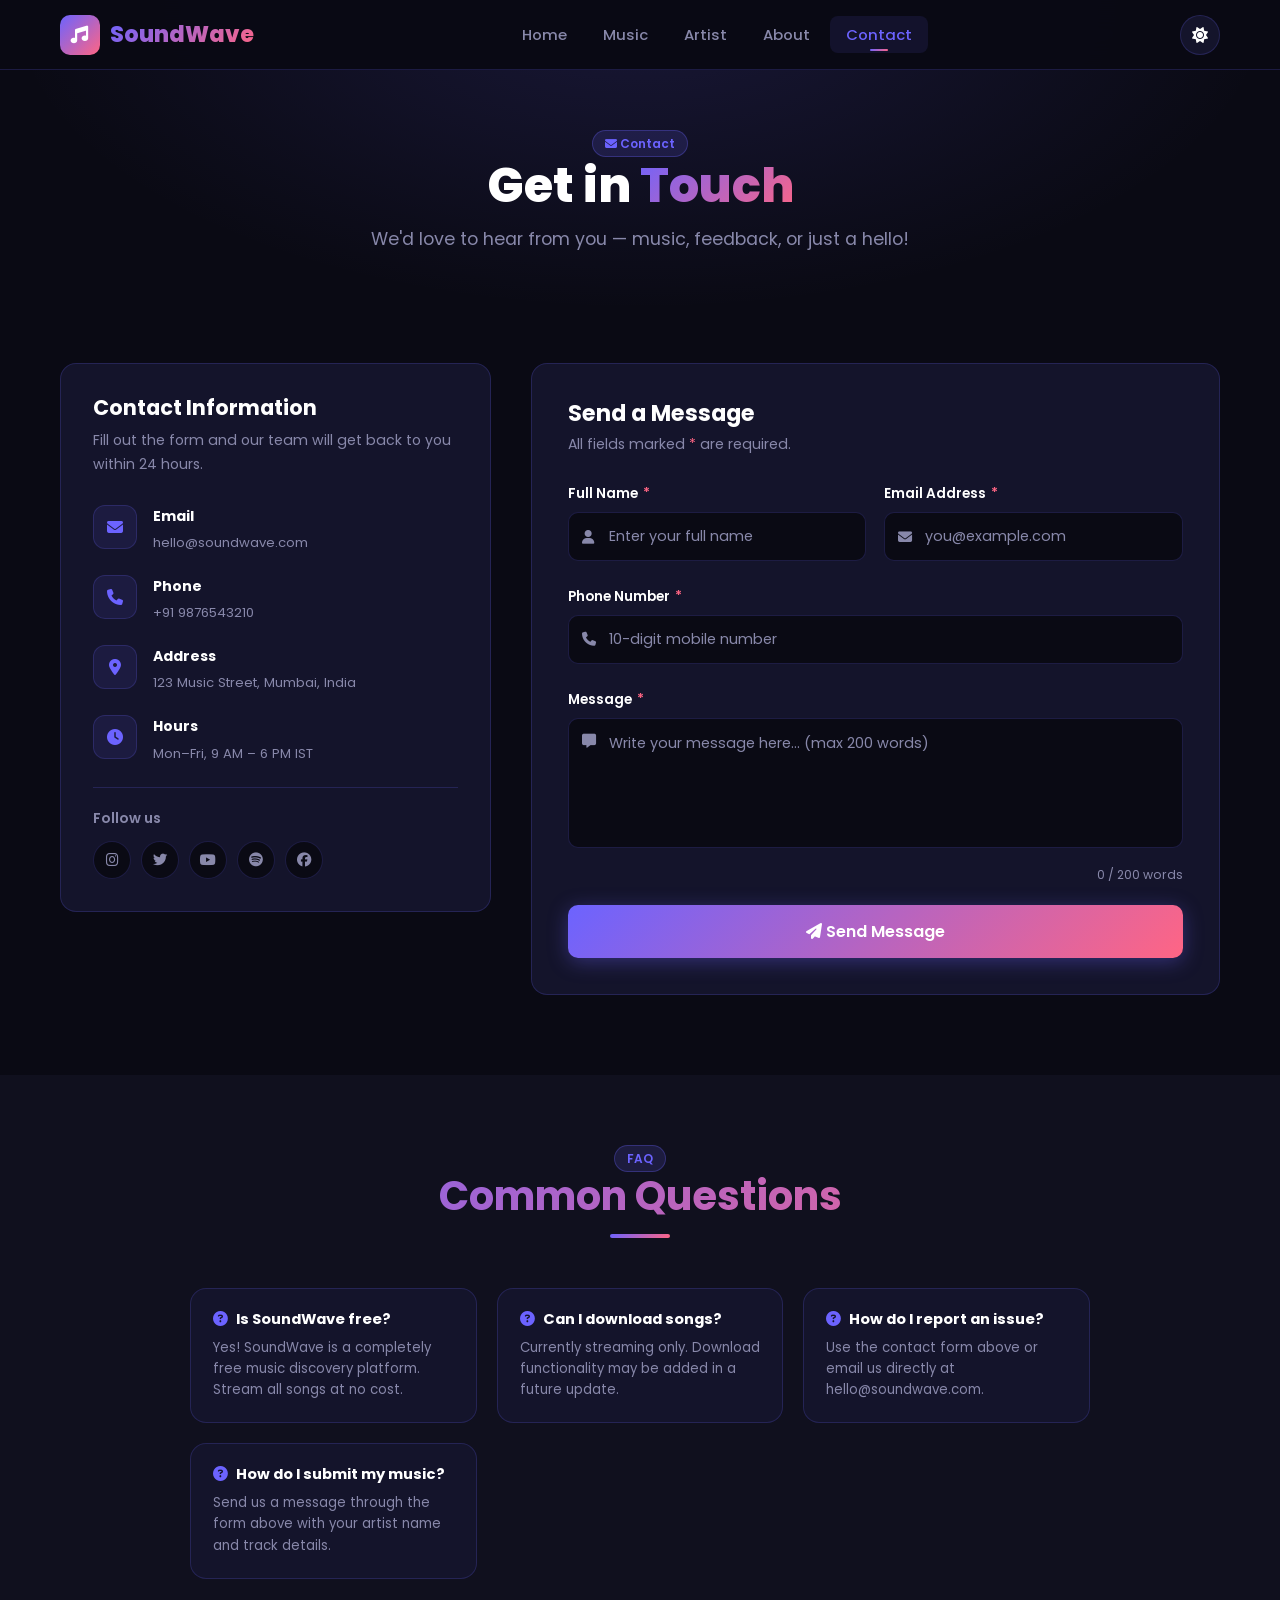
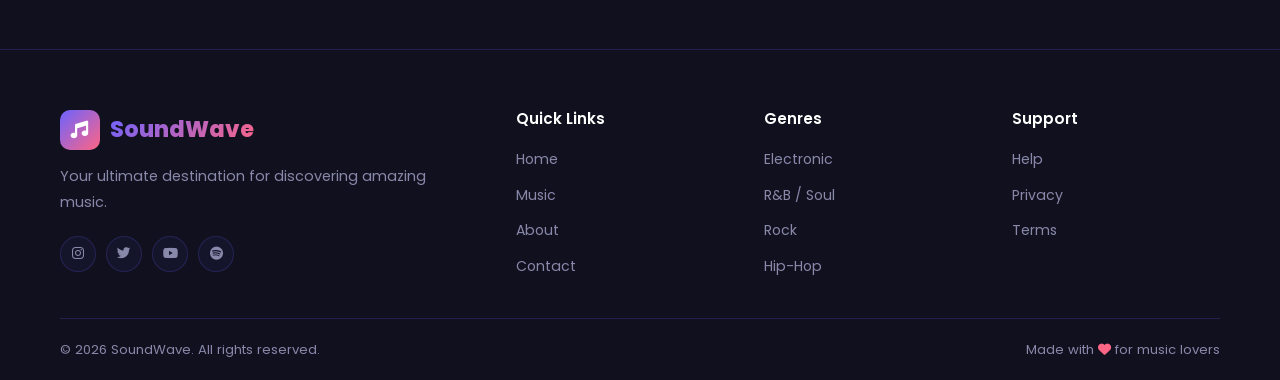
<file: contact.html>
<!DOCTYPE html>
<html lang="en" data-theme="dark">
<head>
  <meta charset="UTF-8">
  <meta name="viewport" content="width=device-width, initial-scale=1.0">
  <title>Contact — SoundWave</title>

  <link rel="stylesheet" href="https://cdnjs.cloudflare.com/ajax/libs/font-awesome/6.5.0/css/all.min.css">
  <link rel="stylesheet" href="css/style.css">
  <link rel="stylesheet" href="css/contact.css">
</head>
<body>

  <!-- NAV -->
  <nav class="navbar">
    <div class="nav-container">
      <a href="index.html" class="nav-logo">
        <div class="logo-icon"><i class="fas fa-music"></i></div>
        <span>SoundWave</span>
      </a>
      <ul class="nav-links">
        <li><a href="index.html">Home</a></li>
        <li><a href="music.html">Music</a></li>
        <li><a href="artist.html?id=alex-rivers">Artist</a></li>
        <li><a href="about.html">About</a></li>
        <li><a href="contact.html">Contact</a></li>
      </ul>
      <div class="nav-controls">
        <button class="theme-toggle" id="theme-toggle" title="Toggle theme"><i class="fas fa-sun"></i></button>
        <button class="hamburger" id="hamburger" aria-label="Menu"><span></span><span></span><span></span></button>
      </div>
    </div>
  </nav>
  <div class="mobile-menu" id="mobile-menu">
    <a href="index.html"><i class="fas fa-home"></i> Home</a>
    <a href="music.html"><i class="fas fa-music"></i> Music</a>
    <a href="artist.html?id=alex-rivers"><i class="fas fa-user"></i> Artist</a>
    <a href="about.html"><i class="fas fa-info-circle"></i> About</a>
    <a href="contact.html"><i class="fas fa-envelope"></i> Contact</a>
  </div>

  <!-- PAGE HEADER -->
  <div class="page-header">
    <div class="container">
      <span class="badge"><i class="fas fa-envelope"></i> Contact</span>
      <h1>Get in <span class="gradient-text">Touch</span></h1>
      <p>We'd love to hear from you — music, feedback, or just a hello!</p>
    </div>
  </div>

  <!-- ===================================================
       MAIN CONTACT LAYOUT
  ==================================================== -->
  <main class="contact-body">
    <div class="container">
      <div class="contact-layout">

        <!-- LEFT: Info sidebar -->
        <div class="contact-info-card reveal">
          <h3>Contact Information</h3>
          <p>Fill out the form and our team will get back to you within 24 hours.</p>

          <div class="info-item">
            <div class="info-icon"><i class="fas fa-envelope"></i></div>
            <div class="info-text">
              <strong>Email</strong>
              <span>hello@soundwave.com</span>
            </div>
          </div>

          <div class="info-item">
            <div class="info-icon"><i class="fas fa-phone"></i></div>
            <div class="info-text">
              <strong>Phone</strong>
              <span>+91 9876543210</span>
            </div>
          </div>

          <div class="info-item">
            <div class="info-icon"><i class="fas fa-map-marker-alt"></i></div>
            <div class="info-text">
              <strong>Address</strong>
              <span>123 Music Street, Mumbai, India</span>
            </div>
          </div>

          <div class="info-item">
            <div class="info-icon"><i class="fas fa-clock"></i></div>
            <div class="info-text">
              <strong>Hours</strong>
              <span>Mon–Fri, 9 AM – 6 PM IST</span>
            </div>
          </div>

          <div class="info-divider"></div>

          <div class="info-social">
            <h4>Follow us</h4>
            <div class="info-social-links">
              <a href="#" title="Instagram"><i class="fab fa-instagram"></i></a>
              <a href="#" title="Twitter"><i class="fab fa-twitter"></i></a>
              <a href="#" title="YouTube"><i class="fab fa-youtube"></i></a>
              <a href="#" title="Spotify"><i class="fab fa-spotify"></i></a>
              <a href="#" title="Facebook"><i class="fab fa-facebook"></i></a>
            </div>
          </div>
        </div>

        <!-- RIGHT: Contact form -->
        <div class="contact-form-card reveal">
          <h3>Send a Message</h3>
          <p>All fields marked <span style="color:var(--secondary)">*</span> are required.</p>

          <!-- ===================================================
               CONTACT FORM
               Validated by contact.js on blur + submit.
               Rules:
               - All fields required
               - Email: valid format
               - Phone: numeric only, exactly 10 digits
               - Message: max 200 words
          ==================================================== -->
          <form id="contact-form" novalidate>

            <!-- Name + Email row -->
            <div class="form-row">
              <div class="form-group">
                <label for="name">Full Name <span>*</span></label>
                <div class="input-wrap">
                  <input type="text" id="name" name="name"
                         placeholder="Enter your full name"
                         autocomplete="name">
                  <i class="fas fa-user"></i>
                </div>
                <p class="field-error" id="name-error"></p>
              </div>

              <div class="form-group">
                <label for="email">Email Address <span>*</span></label>
                <div class="input-wrap">
                  <input type="email" id="email" name="email"
                         placeholder="you@example.com"
                         autocomplete="email">
                  <i class="fas fa-envelope"></i>
                </div>
                <p class="field-error" id="email-error"></p>
              </div>
            </div>

            <!-- Phone -->
            <div class="form-group">
              <label for="phone">Phone Number <span>*</span></label>
              <div class="input-wrap">
                <input type="tel" id="phone" name="phone"
                       placeholder="10-digit mobile number"
                       maxlength="10"
                       autocomplete="tel">
                <i class="fas fa-phone"></i>
              </div>
              <p class="field-error" id="phone-error"></p>
            </div>

            <!-- Message -->
            <div class="form-group">
              <label for="message">Message <span>*</span></label>
              <div class="input-wrap textarea-wrap">
                <textarea id="message" name="message"
                          placeholder="Write your message here… (max 200 words)"></textarea>
                <i class="fas fa-comment-alt"></i>
              </div>
              <p class="field-error" id="message-error"></p>
              <!-- Word counter — updated in real time by contact.js -->
              <p class="char-counter" id="char-counter">0 / 200 words</p>
            </div>

            <!-- Submit button -->
            <button type="submit" class="btn-submit" id="submit-btn">
              <span class="btn-text"><i class="fas fa-paper-plane"></i> Send Message</span>
              <div class="spinner"></div>
            </button>

          </form>
        </div>

      </div>
    </div>
  </main>

  <!-- ===================================================
       FAQ SECTION
  ==================================================== -->
  <section class="faq-section">
    <div class="container">
      <div class="section-header reveal">
        <span class="badge">FAQ</span>
        <h2 class="gradient-text">Common Questions</h2>
        <div class="section-divider"></div>
      </div>

      <div class="faq-grid">
        <div class="faq-item reveal">
          <h4><i class="fas fa-question-circle" style="color:var(--primary);margin-right:8px"></i>Is SoundWave free?</h4>
          <p>Yes! SoundWave is a completely free music discovery platform. Stream all songs at no cost.</p>
        </div>
        <div class="faq-item reveal">
          <h4><i class="fas fa-question-circle" style="color:var(--primary);margin-right:8px"></i>Can I download songs?</h4>
          <p>Currently streaming only. Download functionality may be added in a future update.</p>
        </div>
        <div class="faq-item reveal">
          <h4><i class="fas fa-question-circle" style="color:var(--primary);margin-right:8px"></i>How do I report an issue?</h4>
          <p>Use the contact form above or email us directly at hello@soundwave.com.</p>
        </div>
        <div class="faq-item reveal">
          <h4><i class="fas fa-question-circle" style="color:var(--primary);margin-right:8px"></i>How do I submit my music?</h4>
          <p>Send us a message through the form above with your artist name and track details.</p>
        </div>
      </div>
    </div>
  </section>

  <!-- FOOTER -->
  <footer>
    <div class="container">
      <div class="footer-grid">
        <div class="footer-brand">
          <a href="index.html" class="nav-logo">
            <div class="logo-icon"><i class="fas fa-music"></i></div>
            <span>SoundWave</span>
          </a>
          <p>Your ultimate destination for discovering amazing music.</p>
          <div class="footer-social">
            <a href="#"><i class="fab fa-instagram"></i></a>
            <a href="#"><i class="fab fa-twitter"></i></a>
            <a href="#"><i class="fab fa-youtube"></i></a>
            <a href="#"><i class="fab fa-spotify"></i></a>
          </div>
        </div>
        <div class="footer-col">
          <h4>Quick Links</h4>
          <ul>
            <li><a href="index.html">Home</a></li>
            <li><a href="music.html">Music</a></li>
            <li><a href="about.html">About</a></li>
            <li><a href="contact.html">Contact</a></li>
          </ul>
        </div>
        <div class="footer-col">
          <h4>Genres</h4>
          <ul>
            <li><a href="music.html">Electronic</a></li>
            <li><a href="music.html">R&amp;B / Soul</a></li>
            <li><a href="music.html">Rock</a></li>
            <li><a href="music.html">Hip-Hop</a></li>
          </ul>
        </div>
        <div class="footer-col">
          <h4>Support</h4>
          <ul>
            <li><a href="contact.html">Help</a></li>
            <li><a href="contact.html">Privacy</a></li>
            <li><a href="contact.html">Terms</a></li>
          </ul>
        </div>
      </div>
      <div class="footer-bottom">
        <p>&copy; <span id="footer-year"></span> SoundWave. All rights reserved.</p>
        <p>Made with <i class="fas fa-heart" style="color:var(--secondary)"></i> for music lovers</p>
      </div>
    </div>
  </footer>

  <div id="toast-container"></div>

  <script src="js/data.js"></script>
  <script src="js/main.js"></script>
  <script src="js/contact.js"></script>
</body>
</html>
</file>
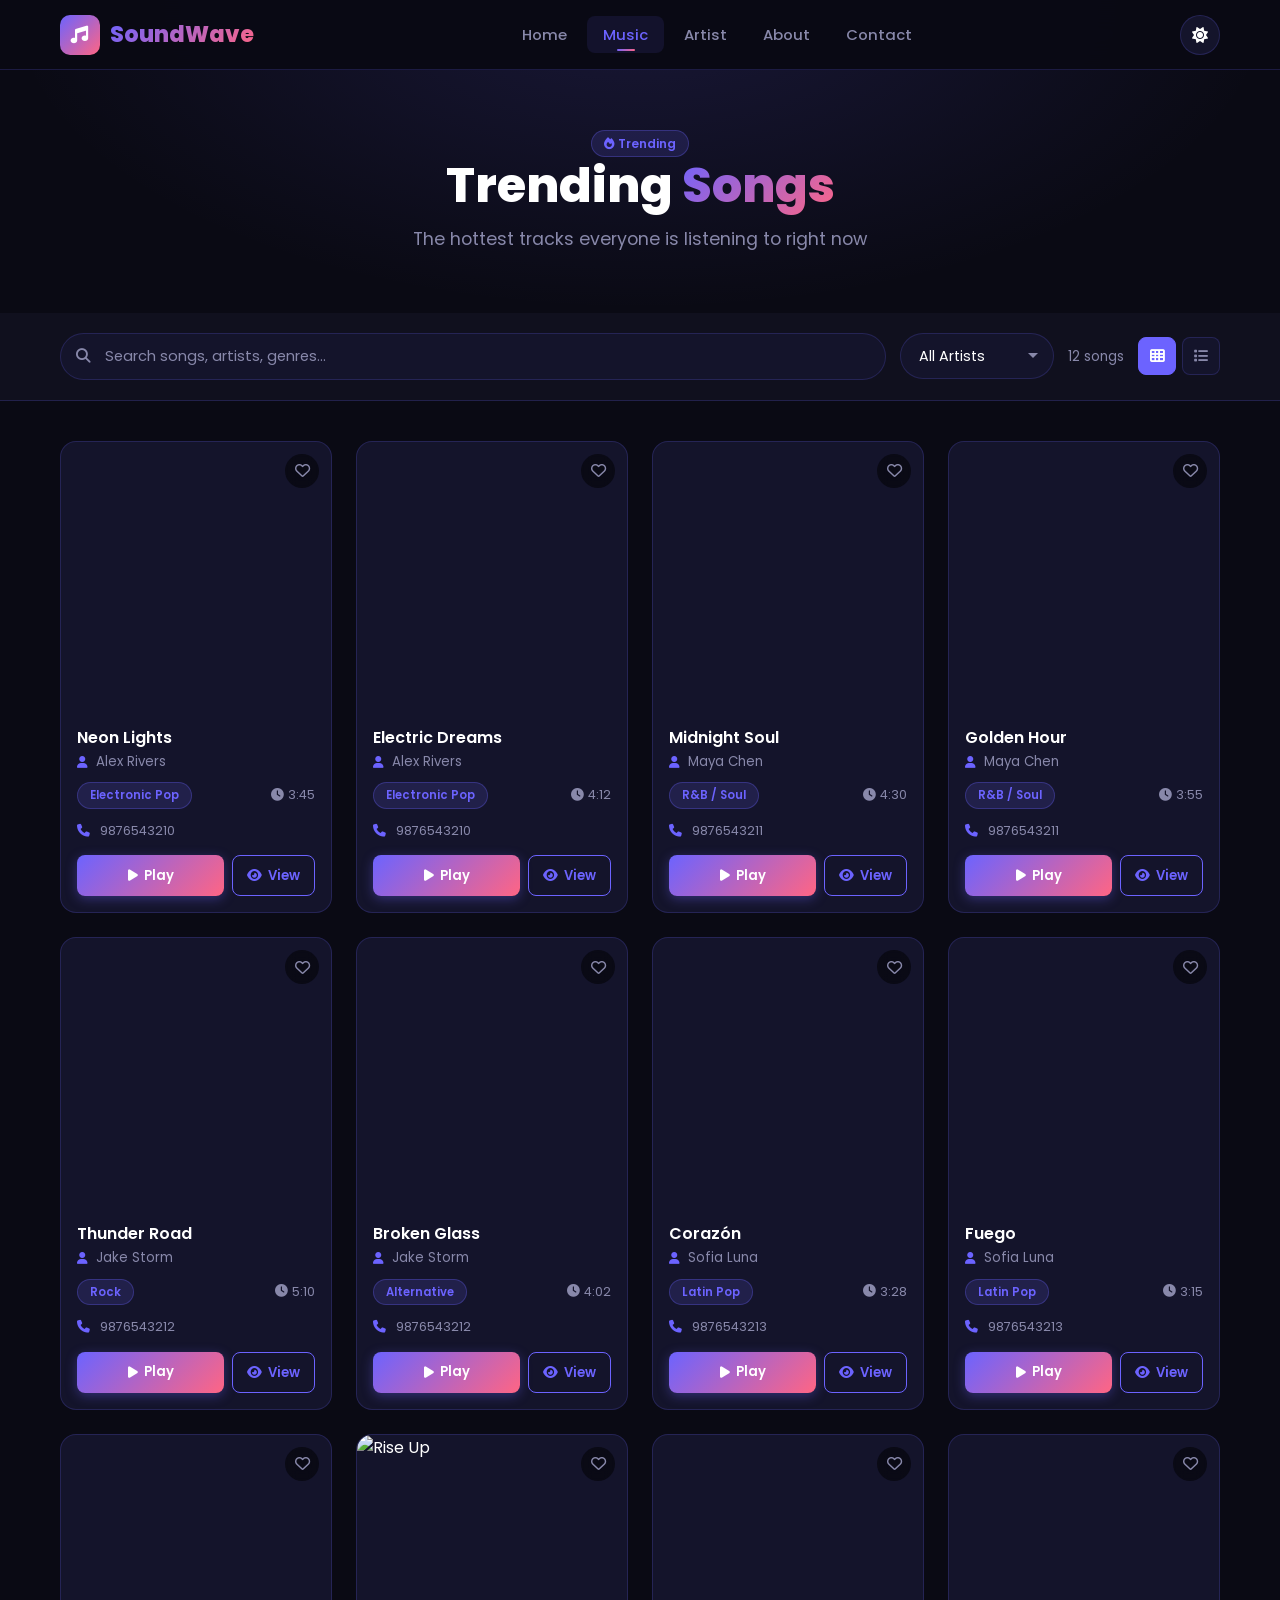
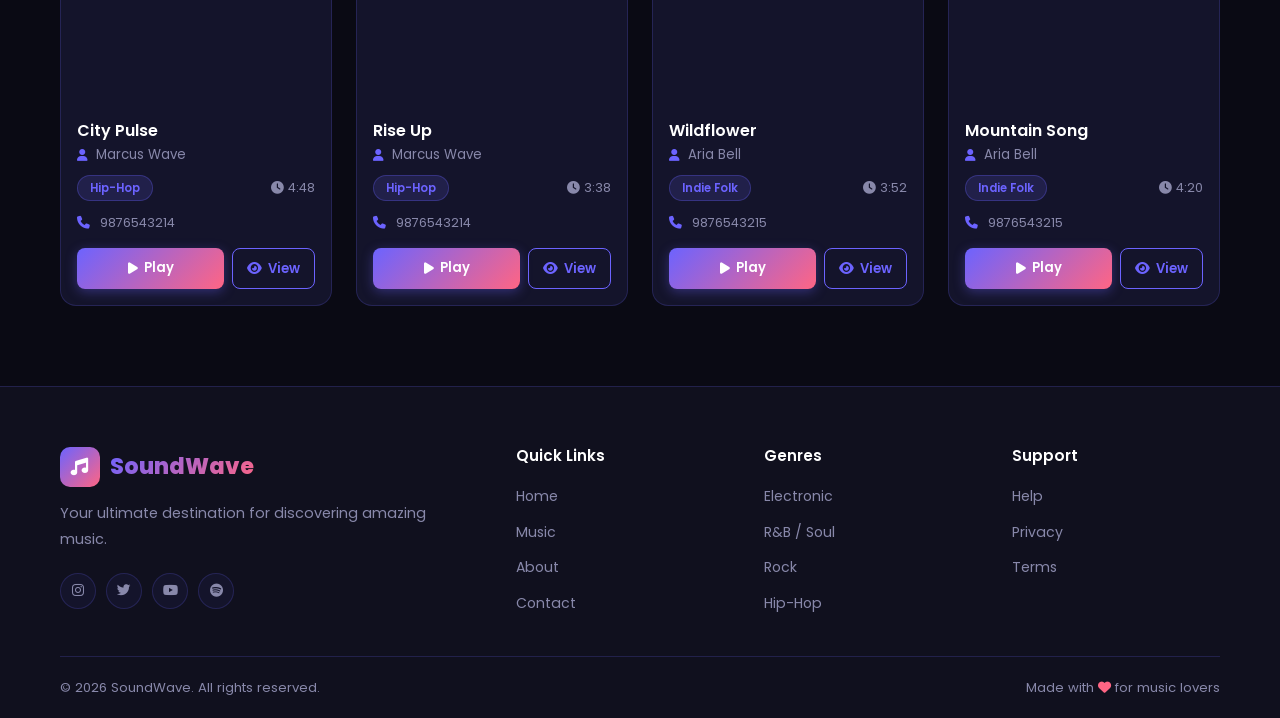
<file: music.html>
<!DOCTYPE html>
<html lang="en" data-theme="dark">
<head>
  <meta charset="UTF-8">
  <meta name="viewport" content="width=device-width, initial-scale=1.0">
  <title>Music — SoundWave</title>

  <link rel="stylesheet" href="https://cdnjs.cloudflare.com/ajax/libs/font-awesome/6.5.0/css/all.min.css">
  <link rel="stylesheet" href="css/style.css">
  <link rel="stylesheet" href="css/music.css">
</head>
<body>

  <!-- NAV -->
  <nav class="navbar">
    <div class="nav-container">
      <a href="index.html" class="nav-logo">
        <div class="logo-icon"><i class="fas fa-music"></i></div>
        <span>SoundWave</span>
      </a>
      <ul class="nav-links">
        <li><a href="index.html">Home</a></li>
        <li><a href="music.html">Music</a></li>
        <li><a href="artist.html?id=alex-rivers">Artist</a></li>
        <li><a href="about.html">About</a></li>
        <li><a href="contact.html">Contact</a></li>
      </ul>
      <div class="nav-controls">
        <button class="theme-toggle" id="theme-toggle" title="Toggle theme"><i class="fas fa-sun"></i></button>
        <button class="hamburger" id="hamburger" aria-label="Menu"><span></span><span></span><span></span></button>
      </div>
    </div>
  </nav>
  <div class="mobile-menu" id="mobile-menu">
    <a href="index.html"><i class="fas fa-home"></i> Home</a>
    <a href="music.html"><i class="fas fa-music"></i> Music</a>
    <a href="artist.html?id=alex-rivers"><i class="fas fa-user"></i> Artist</a>
    <a href="about.html"><i class="fas fa-info-circle"></i> About</a>
    <a href="contact.html"><i class="fas fa-envelope"></i> Contact</a>
  </div>

  <!-- PAGE HEADER -->
  <div class="page-header">
    <div class="container">
      <span class="badge"><i class="fas fa-fire"></i> Trending</span>
      <h1>Trending <span class="gradient-text">Songs</span></h1>
      <p>The hottest tracks everyone is listening to right now</p>
    </div>
  </div>

  <!-- ===================================================
       SEARCH & FILTER CONTROLS
       position:sticky so they stay visible while scrolling.
  ==================================================== -->
  <div class="music-controls">
    <div class="container">
      <div class="controls-inner">

        <!-- Search input -->
        <div class="search-wrap">
          <i class="fas fa-search"></i>
          <input type="text" id="search-input" placeholder="Search songs, artists, genres…" autocomplete="off">
        </div>

        <!-- Artist dropdown filter -->
        <select class="filter-select" id="artist-filter" aria-label="Filter by artist">
          <option value="">All Artists</option>
          <!-- Options injected by music.js → populateArtistFilter() -->
        </select>

        <!-- Result count -->
        <span class="results-count" id="results-count"></span>

        <!-- Grid / List toggle -->
        <div class="view-toggle">
          <button class="view-btn active" data-view="grid" title="Grid view">
            <i class="fas fa-th"></i>
          </button>
          <button class="view-btn" data-view="list" title="List view">
            <i class="fas fa-list"></i>
          </button>
        </div>

      </div>
    </div>
  </div>

  <!-- ===================================================
       MUSIC CARDS GRID
       Cards are injected here by music.js → renderMusicCards()
  ==================================================== -->
  <main>
    <section class="music-section">
      <div class="container">
        <div class="music-grid" id="music-grid">
          <!-- JS renders cards here -->
          <div style="text-align:center;padding:60px;color:var(--text-muted);grid-column:1/-1">
            <i class="fas fa-spinner fa-spin" style="font-size:2rem;margin-bottom:16px;display:block"></i>
            Loading songs…
          </div>
        </div>
      </div>
    </section>

    <!-- ===================================================
         FAVORITES SECTION
         Hidden by default; shown by JS when favorites exist.
    ==================================================== -->
    <section class="favorites-section" id="favorites-section">
      <div class="container">
        <div class="section-header" style="text-align:left;margin-bottom:24px">
          <h2 style="font-size:1.5rem">
            <i class="fas fa-heart" style="color:var(--secondary);margin-right:8px"></i>
            Your Favorites
            <span class="badge" id="fav-count" style="margin-left:10px;vertical-align:middle"></span>
          </h2>
        </div>
        <div id="favorites-grid" style="display:flex;flex-direction:column;gap:10px"></div>
      </div>
    </section>
  </main>

  <!-- FOOTER -->
  <footer>
    <div class="container">
      <div class="footer-grid">
        <div class="footer-brand">
          <a href="index.html" class="nav-logo">
            <div class="logo-icon"><i class="fas fa-music"></i></div>
            <span>SoundWave</span>
          </a>
          <p>Your ultimate destination for discovering amazing music.</p>
          <div class="footer-social">
            <a href="#"><i class="fab fa-instagram"></i></a>
            <a href="#"><i class="fab fa-twitter"></i></a>
            <a href="#"><i class="fab fa-youtube"></i></a>
            <a href="#"><i class="fab fa-spotify"></i></a>
          </div>
        </div>
        <div class="footer-col">
          <h4>Quick Links</h4>
          <ul>
            <li><a href="index.html">Home</a></li>
            <li><a href="music.html">Music</a></li>
            <li><a href="about.html">About</a></li>
            <li><a href="contact.html">Contact</a></li>
          </ul>
        </div>
        <div class="footer-col">
          <h4>Genres</h4>
          <ul>
            <li><a href="#">Electronic</a></li>
            <li><a href="#">R&amp;B / Soul</a></li>
            <li><a href="#">Rock</a></li>
            <li><a href="#">Hip-Hop</a></li>
          </ul>
        </div>
        <div class="footer-col">
          <h4>Support</h4>
          <ul>
            <li><a href="contact.html">Help</a></li>
            <li><a href="contact.html">Privacy</a></li>
            <li><a href="contact.html">Terms</a></li>
          </ul>
        </div>
      </div>
      <div class="footer-bottom">
        <p>&copy; <span id="footer-year"></span> SoundWave. All rights reserved.</p>
        <p>Made with <i class="fas fa-heart" style="color:var(--secondary)"></i> for music lovers</p>
      </div>
    </div>
  </footer>

  <!-- Inline styles for the fav-item rows -->
  <style>
    .fav-item {
      display: flex;
      align-items: center;
      gap: 14px;
      padding: 12px 16px;
      background: var(--bg-card);
      border: 1px solid var(--border);
      border-radius: 12px;
      transition: var(--transition);
    }
    .fav-item:hover { border-color: var(--border-hover); background: var(--bg-card-hover); }
    .fav-item img   { width:48px; height:48px; border-radius:8px; object-fit:cover; }
    .fav-item-info  { flex:1; }
    .fav-item-info strong { display:block; font-size:0.92rem; }
    .fav-item-info span   { font-size:0.78rem; color:var(--text-muted); }
  </style>

  <div id="toast-container"></div>

  <script src="js/data.js"></script>
  <script src="js/main.js"></script>
  <script src="js/music.js"></script>
</body>
</html>
</file>
<file: css/style.css>
/* ============================================================
   GLOBAL STYLES - style.css
   SoundWave Music Website

   WHAT YOU'LL LEARN HERE:
   - CSS Variables (custom properties) for theming
   - CSS Reset to normalize browser defaults
   - Flexbox for navigation layout
   - CSS Grid for footer layout
   - Keyframe animations
   - Media queries for responsive design
   ============================================================ */

/* --- Google Fonts --- */
@import url('https://fonts.googleapis.com/css2?family=Poppins:wght@300;400;500;600;700;800;900&display=swap');

/* ---- CSS VARIABLES (Custom Properties) ----
   Define values once, use everywhere.
   The [data-theme="light"] block swaps values for light mode.
   JavaScript toggles data-theme on the <html> element.
*/
:root {
  --primary:        #6C63FF;
  --primary-dark:   #5a52d5;
  --primary-glow:   rgba(108, 99, 255, 0.35);
  --secondary:      #FF6584;
  --secondary-glow: rgba(255, 101, 132, 0.35);
  --accent:         #43BCCD;

  --bg:             #0A0A14;
  --bg-secondary:   #10101E;
  --bg-card:        #14142B;
  --bg-card-hover:  #1C1C38;
  --bg-nav:         rgba(10, 10, 20, 0.97);

  --text:           #FFFFFF;
  --text-muted:     #8888AA;
  --text-light:     rgba(255,255,255,0.7);

  --border:         rgba(108, 99, 255, 0.2);
  --border-hover:   rgba(108, 99, 255, 0.55);

  --shadow:         0 8px 32px rgba(0, 0, 0, 0.45);
  --shadow-card:    0 4px 20px rgba(0, 0, 0, 0.3);
  --shadow-glow:    0 0 25px rgba(108, 99, 255, 0.45);

  --gradient:       linear-gradient(135deg, #6C63FF 0%, #FF6584 100%);
  --gradient-blue:  linear-gradient(135deg, #6C63FF 0%, #43BCCD 100%);
  --gradient-bg:    linear-gradient(135deg, #6C63FF, #FF6584, #43BCCD, #6C63FF);

  --nav-height:     70px;
  --radius:         16px;
  --transition:     all 0.3s ease;
}

[data-theme="light"] {
  --bg:            #F0F0FF;
  --bg-secondary:  #E6E6FA;
  --bg-card:       #FFFFFF;
  --bg-card-hover: #F5F5FF;
  --bg-nav:        rgba(240, 240, 255, 0.97);
  --text:          #0A0A14;
  --text-muted:    #6060A0;
  --text-light:    rgba(10, 10, 20, 0.7);
  --border:        rgba(108, 99, 255, 0.15);
  --border-hover:  rgba(108, 99, 255, 0.45);
  --shadow:        0 8px 32px rgba(108, 99, 255, 0.12);
  --shadow-card:   0 4px 20px rgba(108, 99, 255, 0.08);
  --shadow-glow:   0 0 25px rgba(108, 99, 255, 0.25);
}

/* ---- CSS RESET ---- */
*, *::before, *::after { margin: 0; padding: 0; box-sizing: border-box; }

html { scroll-behavior: smooth; font-size: 16px; }

body {
  font-family: 'Poppins', sans-serif;
  background-color: var(--bg);
  color: var(--text);
  line-height: 1.6;
  transition: background-color 0.4s ease, color 0.4s ease;
  overflow-x: hidden;
}

img   { max-width: 100%; display: block; }
a     { text-decoration: none; color: inherit; }
ul,ol { list-style: none; }
button, input, textarea, select { font-family: inherit; cursor: pointer; border: none; outline: none; }

/* ---- TYPOGRAPHY ---- */
h1,h2,h3,h4,h5,h6 { font-weight: 700; line-height: 1.2; }

/* Gradient text — add class="gradient-text" to any element */
.gradient-text {
  background: var(--gradient);
  -webkit-background-clip: text;
  -webkit-text-fill-color: transparent;
  background-clip: text;
}

/* ---- LAYOUT UTILITIES ---- */
.container { max-width: 1200px; margin: 0 auto; padding: 0 20px; }

.section { padding: 80px 0; }

.section-header { text-align: center; margin-bottom: 50px; }
.section-header h2 { font-size: 2.5rem; margin-bottom: 8px; }
.section-header p  { color: var(--text-muted); font-size: 1.05rem; }

/* The decorative bar under section headings */
.section-divider {
  width: 60px;
  height: 4px;
  background: var(--gradient);
  margin: 14px auto;
  border-radius: 2px;
}

/* Page header — used by inner pages (music, about, contact) */
.page-header {
  padding-top: calc(var(--nav-height) + 60px);
  padding-bottom: 60px;
  text-align: center;
  background: radial-gradient(ellipse at center top, rgba(108,99,255,0.15) 0%, transparent 70%);
}
.page-header h1 { font-size: 3rem; font-weight: 800; margin-bottom: 10px; }
.page-header p  { color: var(--text-muted); font-size: 1.1rem; }

/* ---- BUTTONS ---- */
.btn {
  display: inline-flex;
  align-items: center;
  gap: 8px;
  padding: 12px 28px;
  border-radius: 50px;
  font-size: 0.95rem;
  font-weight: 600;
  transition: var(--transition);
  border: none;
  cursor: pointer;
}

.btn-primary {
  background: var(--gradient);
  color: white;
  box-shadow: 0 4px 15px var(--primary-glow);
}
.btn-primary:hover { transform: translateY(-3px); box-shadow: 0 8px 28px var(--primary-glow); }

.btn-outline {
  background: transparent;
  color: var(--primary);
  border: 2px solid var(--primary);
}
.btn-outline:hover { background: var(--primary); color: white; transform: translateY(-3px); }

.btn-secondary {
  background: var(--secondary);
  color: white;
  box-shadow: 0 4px 15px var(--secondary-glow);
}
.btn-secondary:hover { transform: translateY(-3px); box-shadow: 0 8px 28px var(--secondary-glow); filter: brightness(1.1); }

/* ---- CARD BASE ---- */
.card {
  background: var(--bg-card);
  border: 1px solid var(--border);
  border-radius: var(--radius);
  transition: var(--transition);
  overflow: hidden;
}
.card:hover {
  transform: translateY(-6px);
  border-color: var(--border-hover);
  box-shadow: var(--shadow-glow);
  background: var(--bg-card-hover);
}

/* ---- BADGE ---- */
.badge {
  display: inline-block;
  padding: 3px 12px;
  border-radius: 50px;
  font-size: 0.75rem;
  font-weight: 600;
  background: rgba(108,99,255,0.15);
  color: var(--primary);
  border: 1px solid rgba(108,99,255,0.3);
}

/* ============================================================
   NAVIGATION BAR
   Fixed at top, glassmorphism background, responsive.
   ============================================================ */
.navbar {
  position: fixed;
  top: 0; left: 0;
  width: 100%;
  height: var(--nav-height);
  background: var(--bg-nav);
  backdrop-filter: blur(20px);
  -webkit-backdrop-filter: blur(20px);
  border-bottom: 1px solid var(--border);
  z-index: 1000;
  transition: var(--transition);
}
.navbar.scrolled { box-shadow: 0 4px 30px rgba(0,0,0,0.35); }

.nav-container {
  max-width: 1200px;
  margin: 0 auto;
  padding: 0 20px;
  height: 100%;
  display: flex;
  align-items: center;
  justify-content: space-between;
}

/* Logo */
.nav-logo {
  display: flex;
  align-items: center;
  gap: 10px;
  font-size: 1.4rem;
  font-weight: 800;
  text-decoration: none;
}
.logo-icon {
  width: 40px; height: 40px;
  background: var(--gradient);
  border-radius: 10px;
  display: flex;
  align-items: center;
  justify-content: center;
  color: white;
  font-size: 1.1rem;
}
.nav-logo span { background: var(--gradient); -webkit-background-clip: text; -webkit-text-fill-color: transparent; background-clip: text; }

/* Desktop nav links */
.nav-links { display: flex; align-items: center; gap: 4px; }
.nav-links a {
  color: var(--text-muted);
  font-weight: 500;
  font-size: 0.93rem;
  padding: 8px 16px;
  border-radius: 8px;
  transition: var(--transition);
  position: relative;
}
.nav-links a:hover,
.nav-links a.active { color: var(--primary); background: rgba(108,99,255,0.1); }
.nav-links a.active::after {
  content: '';
  position: absolute;
  bottom: 2px; left: 50%;
  transform: translateX(-50%);
  width: 18px; height: 2px;
  background: var(--gradient);
  border-radius: 2px;
}

/* Nav right controls */
.nav-controls { display: flex; align-items: center; gap: 10px; }

/* Theme toggle button */
.theme-toggle {
  width: 40px; height: 40px;
  border-radius: 50%;
  background: var(--bg-card);
  border: 1px solid var(--border);
  color: var(--text);
  font-size: 1rem;
  display: flex;
  align-items: center;
  justify-content: center;
  transition: var(--transition);
}
.theme-toggle:hover { background: var(--primary); border-color: var(--primary); color: white; transform: rotate(20deg); }

/* Hamburger button (mobile only) */
.hamburger {
  display: none;
  flex-direction: column;
  gap: 5px;
  padding: 5px;
  background: none;
  border: none;
  cursor: pointer;
}
.hamburger span {
  display: block;
  width: 24px; height: 2px;
  background: var(--text);
  border-radius: 2px;
  transition: var(--transition);
}
.hamburger.active span:nth-child(1) { transform: rotate(45deg) translate(5px, 5px); }
.hamburger.active span:nth-child(2) { opacity: 0; }
.hamburger.active span:nth-child(3) { transform: rotate(-45deg) translate(5px, -5px); }

/* Mobile slide-down menu */
.mobile-menu {
  display: none;
  position: fixed;
  top: var(--nav-height); left: 0;
  width: 100%;
  background: var(--bg-nav);
  backdrop-filter: blur(20px);
  border-bottom: 1px solid var(--border);
  padding: 16px;
  z-index: 999;
  flex-direction: column;
  gap: 4px;
  animation: slideDown 0.25s ease;
}
.mobile-menu.active { display: flex; }
.mobile-menu a {
  color: var(--text-muted);
  font-weight: 500;
  padding: 12px 16px;
  border-radius: 10px;
  transition: var(--transition);
}
.mobile-menu a:hover,
.mobile-menu a.active { color: var(--primary); background: rgba(108,99,255,0.1); }

/* ============================================================
   FOOTER
   ============================================================ */
footer {
  background: var(--bg-secondary);
  border-top: 1px solid var(--border);
  padding: 60px 0 20px;
}

.footer-grid {
  display: grid;
  grid-template-columns: 2fr 1fr 1fr 1fr;
  gap: 40px;
  margin-bottom: 40px;
}

.footer-brand .nav-logo { margin-bottom: 14px; }
.footer-brand p { color: var(--text-muted); font-size: 0.9rem; line-height: 1.8; margin-bottom: 20px; }

.footer-social { display: flex; gap: 10px; }
.footer-social a {
  width: 36px; height: 36px;
  border-radius: 50%;
  background: var(--bg-card);
  border: 1px solid var(--border);
  display: flex;
  align-items: center;
  justify-content: center;
  color: var(--text-muted);
  font-size: 0.85rem;
  transition: var(--transition);
}
.footer-social a:hover { background: var(--gradient); border-color: transparent; color: white; transform: translateY(-3px); }

.footer-col h4 { font-size: 0.95rem; font-weight: 600; margin-bottom: 18px; }
.footer-col ul { display: flex; flex-direction: column; gap: 10px; }
.footer-col ul li a { color: var(--text-muted); font-size: 0.88rem; transition: var(--transition); }
.footer-col ul li a:hover { color: var(--primary); padding-left: 6px; }

.footer-bottom {
  border-top: 1px solid var(--border);
  padding-top: 20px;
  display: flex;
  align-items: center;
  justify-content: space-between;
  flex-wrap: wrap;
  gap: 10px;
}
.footer-bottom p { color: var(--text-muted); font-size: 0.82rem; }

/* ============================================================
   TOAST NOTIFICATIONS
   Call showToast('msg', 'success') from any JS file.
   ============================================================ */
#toast-container {
  position: fixed;
  bottom: 28px; right: 28px;
  z-index: 9999;
  display: flex;
  flex-direction: column;
  gap: 10px;
}

.toast {
  min-width: 280px;
  padding: 14px 18px;
  border-radius: 12px;
  background: var(--bg-card);
  border: 1px solid var(--border);
  box-shadow: var(--shadow);
  display: flex;
  align-items: center;
  gap: 12px;
  font-size: 0.88rem;
  color: var(--text);
  animation: toastIn 0.3s ease, toastOut 0.3s ease 2.7s forwards;
}
.toast-icon { font-size: 1.1rem; flex-shrink: 0; }
.toast.success { border-left: 4px solid #4CAF50; } .toast.success .toast-icon { color: #4CAF50; }
.toast.error   { border-left: 4px solid #FF5252; } .toast.error   .toast-icon { color: #FF5252; }
.toast.info    { border-left: 4px solid var(--primary); } .toast.info .toast-icon { color: var(--primary); }
.toast.warning { border-left: 4px solid #FFC107; } .toast.warning .toast-icon { color: #FFC107; }

/* ============================================================
   SCROLL REVEAL — add class="reveal" to any element
   JavaScript's IntersectionObserver adds .visible on scroll.
   ============================================================ */
.reveal { opacity: 0; transform: translateY(30px); transition: opacity 0.6s ease, transform 0.6s ease; }
.reveal.visible { opacity: 1; transform: translateY(0); }

/* ============================================================
   ANIMATIONS
   ============================================================ */
@keyframes fadeInUp   { from { opacity:0; transform:translateY(30px); } to { opacity:1; transform:translateY(0); } }
@keyframes fadeInDown { from { opacity:0; transform:translateY(-30px); } to { opacity:1; transform:translateY(0); } }
@keyframes fadeIn     { from { opacity:0; } to { opacity:1; } }
@keyframes slideDown  { from { opacity:0; transform:translateY(-10px); } to { opacity:1; transform:translateY(0); } }
@keyframes toastIn    { from { opacity:0; transform:translateX(50px); } to { opacity:1; transform:translateX(0); } }
@keyframes toastOut   { from { opacity:1; transform:translateX(0); } to { opacity:0; transform:translateX(50px); } }
@keyframes float      { 0%,100% { transform:translateY(0) rotate(0deg); } 50% { transform:translateY(-18px) rotate(5deg); } }
@keyframes pulse      { 0%,100% { transform:scale(1); } 50% { transform:scale(1.07); } }
@keyframes spin       { from { transform:rotate(0deg); } to { transform:rotate(360deg); } }
@keyframes gradientMove {
  0%   { background-position: 0% 50%; }
  50%  { background-position: 100% 50%; }
  100% { background-position: 0% 50%; }
}
@keyframes ripple {
  0%   { transform: scale(0.8); opacity: 1; }
  100% { transform: scale(2.5); opacity: 0; }
}

/* ============================================================
   RESPONSIVE BREAKPOINTS
   ============================================================ */
@media (max-width: 1024px) {
  .section-header h2 { font-size: 2rem; }
  .footer-grid { grid-template-columns: 1fr 1fr; gap: 30px; }
}

@media (max-width: 768px) {
  .nav-links { display: none; }
  .hamburger { display: flex; }
  .section { padding: 55px 0; }
  .section-header h2 { font-size: 1.8rem; }
  .page-header h1 { font-size: 2rem; }
  .footer-grid { grid-template-columns: 1fr 1fr; gap: 28px; }
  .footer-bottom { flex-direction: column; text-align: center; }
}

@media (max-width: 480px) {
  .footer-grid { grid-template-columns: 1fr; }
  .page-header h1 { font-size: 1.7rem; }
  #toast-container { bottom: 16px; right: 16px; left: 16px; }
  .toast { min-width: unset; }
}
</file>
<file: css/contact.css>
/* ============================================================
   CONTACT.CSS — SoundWave Music Website
   ============================================================ */

/* ---- CONTACT LAYOUT ---- */
.contact-body { padding: 50px 0 80px; }

.contact-layout {
  display: grid;
  grid-template-columns: 1fr 1.6fr;
  gap: 40px;
  align-items: start;
}

/* ---- INFO SIDEBAR ---- */
.contact-info-card {
  background: var(--bg-card);
  border: 1px solid var(--border);
  border-radius: var(--radius);
  padding: 32px;
  position: sticky;
  top: calc(var(--nav-height) + 20px);
}

.contact-info-card h3 {
  font-size: 1.3rem;
  margin-bottom: 8px;
}

.contact-info-card > p {
  color: var(--text-muted);
  font-size: 0.88rem;
  line-height: 1.7;
  margin-bottom: 28px;
}

.info-item {
  display: flex;
  gap: 16px;
  align-items: flex-start;
  margin-bottom: 20px;
}

.info-icon {
  width: 44px; height: 44px;
  border-radius: 12px;
  background: rgba(108,99,255,0.1);
  border: 1px solid rgba(108,99,255,0.2);
  display: flex;
  align-items: center;
  justify-content: center;
  color: var(--primary);
  font-size: 1rem;
  flex-shrink: 0;
}

.info-text strong { display: block; font-size: 0.88rem; margin-bottom: 2px; }
.info-text span   { color: var(--text-muted); font-size: 0.82rem; }

.info-divider { height: 1px; background: var(--border); margin: 22px 0; }

.info-social h4 { font-size: 0.88rem; font-weight: 600; margin-bottom: 14px; color: var(--text-muted); }
.info-social-links { display: flex; gap: 10px; }
.info-social-links a {
  width: 38px; height: 38px;
  border-radius: 50%;
  background: var(--bg);
  border: 1px solid var(--border);
  color: var(--text-muted);
  display: flex;
  align-items: center;
  justify-content: center;
  font-size: 0.9rem;
  transition: var(--transition);
  text-decoration: none;
}
.info-social-links a:hover {
  background: var(--gradient);
  border-color: transparent;
  color: white;
  transform: translateY(-3px);
}

/* ---- CONTACT FORM ---- */
.contact-form-card {
  background: var(--bg-card);
  border: 1px solid var(--border);
  border-radius: var(--radius);
  padding: 36px;
}

.contact-form-card h3 { font-size: 1.4rem; margin-bottom: 6px; }
.contact-form-card > p { color: var(--text-muted); font-size: 0.88rem; margin-bottom: 28px; }

/* ---- FORM ELEMENTS ---- */
.form-row { display: grid; grid-template-columns: 1fr 1fr; gap: 18px; }

.form-group { margin-bottom: 20px; }

.form-group label {
  display: block;
  font-size: 0.85rem;
  font-weight: 600;
  margin-bottom: 7px;
  color: var(--text);
}

.form-group label span { color: var(--secondary); margin-left: 2px; }

.input-wrap {
  position: relative;
}

.input-wrap i {
  position: absolute;
  left: 14px;
  top: 50%;
  transform: translateY(-50%);
  color: var(--text-muted);
  font-size: 0.88rem;
  pointer-events: none;
  transition: var(--transition);
}

.input-wrap.textarea-wrap i {
  top: 16px;
  transform: none;
}

.form-group input,
.form-group textarea {
  width: 100%;
  padding: 13px 14px 13px 40px;
  background: var(--bg);
  border: 1px solid var(--border);
  border-radius: 10px;
  color: var(--text);
  font-size: 0.9rem;
  transition: var(--transition);
  resize: none;
}

.form-group textarea {
  min-height: 130px;
  padding-top: 13px;
  line-height: 1.6;
}

.form-group input:focus,
.form-group textarea:focus {
  border-color: var(--primary);
  box-shadow: 0 0 0 3px var(--primary-glow);
}

.form-group input:focus + i,
.form-group textarea:focus + i,
.input-wrap:focus-within i { color: var(--primary); }

.form-group input::placeholder,
.form-group textarea::placeholder { color: var(--text-muted); }

/* Validation state styles */
.form-group input.is-valid,
.form-group textarea.is-valid { border-color: #4CAF50; }

.form-group input.is-invalid,
.form-group textarea.is-invalid { border-color: #FF5252; box-shadow: 0 0 0 3px rgba(255,82,82,0.2); }

/* Error message below field */
.field-error {
  display: none;
  font-size: 0.78rem;
  color: #FF5252;
  margin-top: 5px;
  display: flex;
  align-items: center;
  gap: 4px;
}
.field-error.visible { display: flex; }

/* Character counter for message field */
.char-counter {
  font-size: 0.77rem;
  color: var(--text-muted);
  text-align: right;
  margin-top: 5px;
  transition: var(--transition);
}
.char-counter.warning { color: #FFC107; }
.char-counter.danger  { color: #FF5252; }

/* Submit button */
.btn-submit {
  width: 100%;
  padding: 14px;
  border-radius: 10px;
  font-size: 1rem;
  font-weight: 600;
  background: var(--gradient);
  color: white;
  border: none;
  cursor: pointer;
  display: flex;
  align-items: center;
  justify-content: center;
  gap: 10px;
  transition: var(--transition);
  box-shadow: 0 4px 20px var(--primary-glow);
  margin-top: 10px;
}
.btn-submit:hover { transform: translateY(-2px); box-shadow: 0 8px 30px var(--primary-glow); filter: brightness(1.1); }
.btn-submit:active { transform: translateY(0); }

/* Loading spinner inside button */
.btn-submit .spinner {
  width: 18px; height: 18px;
  border: 2px solid rgba(255,255,255,0.4);
  border-top-color: white;
  border-radius: 50%;
  animation: spin 0.8s linear infinite;
  display: none;
}
.btn-submit.loading .spinner { display: block; }
.btn-submit.loading .btn-text { display: none; }

/* ---- FAQ SECTION ---- */
.faq-section { background: var(--bg-secondary); padding: 70px 0; }

.faq-grid {
  display: grid;
  grid-template-columns: repeat(auto-fill, minmax(280px,1fr));
  gap: 20px;
  max-width: 900px;
  margin: 0 auto;
}

.faq-item {
  background: var(--bg-card);
  border: 1px solid var(--border);
  border-radius: var(--radius);
  padding: 22px;
  transition: var(--transition);
}

.faq-item:hover { border-color: var(--border-hover); box-shadow: var(--shadow-glow); }

.faq-item h4 { font-size: 0.92rem; margin-bottom: 8px; }
.faq-item p  { color: var(--text-muted); font-size: 0.83rem; line-height: 1.6; }

/* ---- RESPONSIVE ---- */
@media (max-width: 900px) {
  .contact-layout { grid-template-columns: 1fr; }
  .contact-info-card { position: static; }
}

@media (max-width: 600px) {
  .form-row { grid-template-columns: 1fr; }
  .contact-form-card { padding: 24px 18px; }
}
</file>
<file: css/music.css>
/* ============================================================
   MUSIC.CSS — SoundWave Music Website
   Styles for music.html only.

   Sections:
   - Search & Filter bar
   - Music cards grid
   - Audio progress bar
   - Favorites section
   ============================================================ */

/* ---- SEARCH & FILTER BAR ---- */
.music-controls {
  background: var(--bg-secondary);
  border-bottom: 1px solid var(--border);
  padding: 20px 0;
  position: sticky;
  top: var(--nav-height);
  z-index: 100;
}

.controls-inner {
  display: flex;
  gap: 14px;
  align-items: center;
  flex-wrap: wrap;
}

/* Search input wrapper */
.search-wrap {
  flex: 1;
  min-width: 200px;
  position: relative;
}

.search-wrap i {
  position: absolute;
  left: 16px;
  top: 50%;
  transform: translateY(-50%);
  color: var(--text-muted);
  font-size: 0.9rem;
}

.search-wrap input {
  width: 100%;
  padding: 12px 16px 12px 44px;
  background: var(--bg-card);
  border: 1px solid var(--border);
  border-radius: 50px;
  color: var(--text);
  font-size: 0.92rem;
  transition: var(--transition);
}

.search-wrap input:focus {
  border-color: var(--primary);
  box-shadow: 0 0 0 3px var(--primary-glow);
}

.search-wrap input::placeholder { color: var(--text-muted); }

/* Artist filter dropdown */
.filter-select {
  padding: 12px 18px;
  background: var(--bg-card);
  border: 1px solid var(--border);
  border-radius: 50px;
  color: var(--text);
  font-size: 0.9rem;
  cursor: pointer;
  transition: var(--transition);
  appearance: none;
  background-image: url("data:image/svg+xml,%3Csvg xmlns='http://www.w3.org/2000/svg' width='12' height='12' viewBox='0 0 12 12'%3E%3Cpath fill='%238888AA' d='M6 8L1 3h10z'/%3E%3C/svg%3E");
  background-repeat: no-repeat;
  background-position: right 14px center;
  padding-right: 36px;
}
.filter-select:focus { border-color: var(--primary); box-shadow: 0 0 0 3px var(--primary-glow); }

/* Results count */
.results-count {
  color: var(--text-muted);
  font-size: 0.85rem;
  white-space: nowrap;
}

/* View-toggle (grid / list) */
.view-toggle { display: flex; gap: 6px; }
.view-btn {
  width: 38px; height: 38px;
  border-radius: 8px;
  background: var(--bg-card);
  border: 1px solid var(--border);
  color: var(--text-muted);
  display: flex;
  align-items: center;
  justify-content: center;
  font-size: 0.9rem;
  transition: var(--transition);
}
.view-btn.active, .view-btn:hover {
  background: var(--primary);
  border-color: var(--primary);
  color: white;
}

/* ---- MUSIC GRID ---- */
.music-section { padding: 40px 0 80px; }

.music-grid {
  display: grid;
  grid-template-columns: repeat(auto-fill, minmax(260px, 1fr));
  gap: 24px;
}

/* List view override */
.music-grid.list-view {
  grid-template-columns: 1fr;
}
.music-grid.list-view .music-card {
  display: flex;
  flex-direction: row;
  align-items: center;
}
.music-grid.list-view .music-card-img {
  width: 100px;
  height: 100px;
  flex-shrink: 0;
  border-radius: var(--radius) 0 0 var(--radius);
}
.music-grid.list-view .music-card-img img {
  border-radius: var(--radius) 0 0 var(--radius);
}
.music-grid.list-view .music-card-body { flex: 1; }

/* ---- MUSIC CARD ---- */
.music-card {
  background: var(--bg-card);
  border: 1px solid var(--border);
  border-radius: var(--radius);
  overflow: hidden;
  transition: var(--transition);
  position: relative;
}

.music-card:hover {
  transform: translateY(-6px);
  border-color: var(--border-hover);
  box-shadow: var(--shadow-glow);
  background: var(--bg-card-hover);
}

/* Card glow when playing */
.music-card.playing {
  border-color: var(--primary);
  box-shadow: 0 0 30px var(--primary-glow);
}

/* Favorite badge (top-right corner) */
.fav-btn {
  position: absolute;
  top: 12px; right: 12px;
  width: 34px; height: 34px;
  border-radius: 50%;
  background: rgba(0,0,0,0.5);
  backdrop-filter: blur(6px);
  border: none;
  color: var(--text-muted);
  font-size: 0.95rem;
  display: flex;
  align-items: center;
  justify-content: center;
  cursor: pointer;
  transition: var(--transition);
  z-index: 2;
}
.fav-btn:hover,
.fav-btn.active { color: var(--secondary); transform: scale(1.15); }

/* Cover art */
.music-card-img {
  position: relative;
  aspect-ratio: 1;
  overflow: hidden;
}

.music-card-img img {
  width: 100%;
  height: 100%;
  object-fit: cover;
  transition: transform 0.5s ease;
}

.music-card:hover .music-card-img img { transform: scale(1.06); }

/* Overlay with play/pause on hover */
.card-overlay {
  position: absolute;
  inset: 0;
  background: rgba(0,0,0,0.55);
  display: flex;
  align-items: center;
  justify-content: center;
  opacity: 0;
  transition: var(--transition);
}
.music-card:hover .card-overlay,
.music-card.playing .card-overlay { opacity: 1; }

/* Play/Pause button inside overlay */
.play-pause-btn {
  width: 60px; height: 60px;
  border-radius: 50%;
  background: var(--gradient);
  border: none;
  color: white;
  font-size: 1.4rem;
  display: flex;
  align-items: center;
  justify-content: center;
  cursor: pointer;
  box-shadow: 0 0 30px var(--primary-glow);
  transform: scale(0.85);
  transition: var(--transition);
}
.music-card:hover .play-pause-btn { transform: scale(1); }
.play-pause-btn:hover { transform: scale(1.1) !important; }

/* Ripple effect while playing */
.music-card.playing .play-pause-btn::before {
  content: '';
  position: absolute;
  width: 60px; height: 60px;
  border-radius: 50%;
  background: var(--primary);
  animation: ripple 1.5s ease-out infinite;
}

/* Card body */
.music-card-body { padding: 16px; }

.music-title {
  font-size: 1rem;
  font-weight: 600;
  margin-bottom: 4px;
  white-space: nowrap;
  overflow: hidden;
  text-overflow: ellipsis;
}

.music-artist {
  color: var(--text-muted);
  font-size: 0.83rem;
  margin-bottom: 10px;
}

.music-meta {
  display: flex;
  align-items: center;
  justify-content: space-between;
  margin-bottom: 12px;
}

.music-genre { font-size: 0.72rem; }

.music-duration {
  color: var(--text-muted);
  font-size: 0.8rem;
  display: flex;
  align-items: center;
  gap: 4px;
}

/* Artist phone number */
.music-phone {
  display: flex;
  align-items: center;
  gap: 6px;
  color: var(--text-muted);
  font-size: 0.8rem;
  margin-bottom: 14px;
}
.music-phone i { color: var(--accent); }

/* Progress bar (shows when card is playing) */
.progress-wrap {
  margin-bottom: 12px;
  display: none;
}
.music-card.playing .progress-wrap { display: block; }

.progress-bar {
  height: 3px;
  background: var(--border);
  border-radius: 2px;
  overflow: hidden;
  cursor: pointer;
}
.progress-fill {
  height: 100%;
  background: var(--gradient);
  border-radius: 2px;
  width: 0%;
  transition: width 0.5s linear;
}

/* Card action buttons row */
.music-card-actions { display: flex; gap: 8px; }

.btn-play-card {
  flex: 1;
  padding: 9px 0;
  border-radius: 8px;
  font-size: 0.82rem;
  font-weight: 600;
  display: flex;
  align-items: center;
  justify-content: center;
  gap: 6px;
  background: var(--gradient);
  color: white;
  border: none;
  cursor: pointer;
  transition: var(--transition);
  box-shadow: 0 3px 12px var(--primary-glow);
}
.btn-play-card:hover { transform: translateY(-2px); filter: brightness(1.1); }

.btn-view-artist {
  padding: 9px 14px;
  border-radius: 8px;
  font-size: 0.82rem;
  font-weight: 600;
  display: flex;
  align-items: center;
  gap: 6px;
  background: transparent;
  color: var(--primary);
  border: 1px solid var(--primary);
  cursor: pointer;
  transition: var(--transition);
  text-decoration: none;
}
.btn-view-artist:hover { background: var(--primary); color: white; transform: translateY(-2px); }

/* ---- NO RESULTS MESSAGE ---- */
.no-results {
  grid-column: 1 / -1;
  text-align: center;
  padding: 80px 20px;
  color: var(--text-muted);
}
.no-results i { font-size: 4rem; margin-bottom: 20px; color: var(--border-hover); }
.no-results h3 { font-size: 1.4rem; margin-bottom: 10px; }

/* ---- FAVORITES SECTION ---- */
.favorites-section {
  background: var(--bg-secondary);
  border-top: 1px solid var(--border);
  padding: 50px 0;
  display: none;
}
.favorites-section.visible { display: block; }

/* ---- RESPONSIVE ---- */
@media (max-width: 768px) {
  .controls-inner { flex-direction: column; }
  .search-wrap    { width: 100%; }
  .filter-select  { width: 100%; }
  .music-grid     { grid-template-columns: repeat(auto-fill, minmax(200px,1fr)); gap: 16px; }
}

@media (max-width: 480px) {
  .music-grid { grid-template-columns: 1fr; }
  .music-controls { position: static; }
}
</file>
